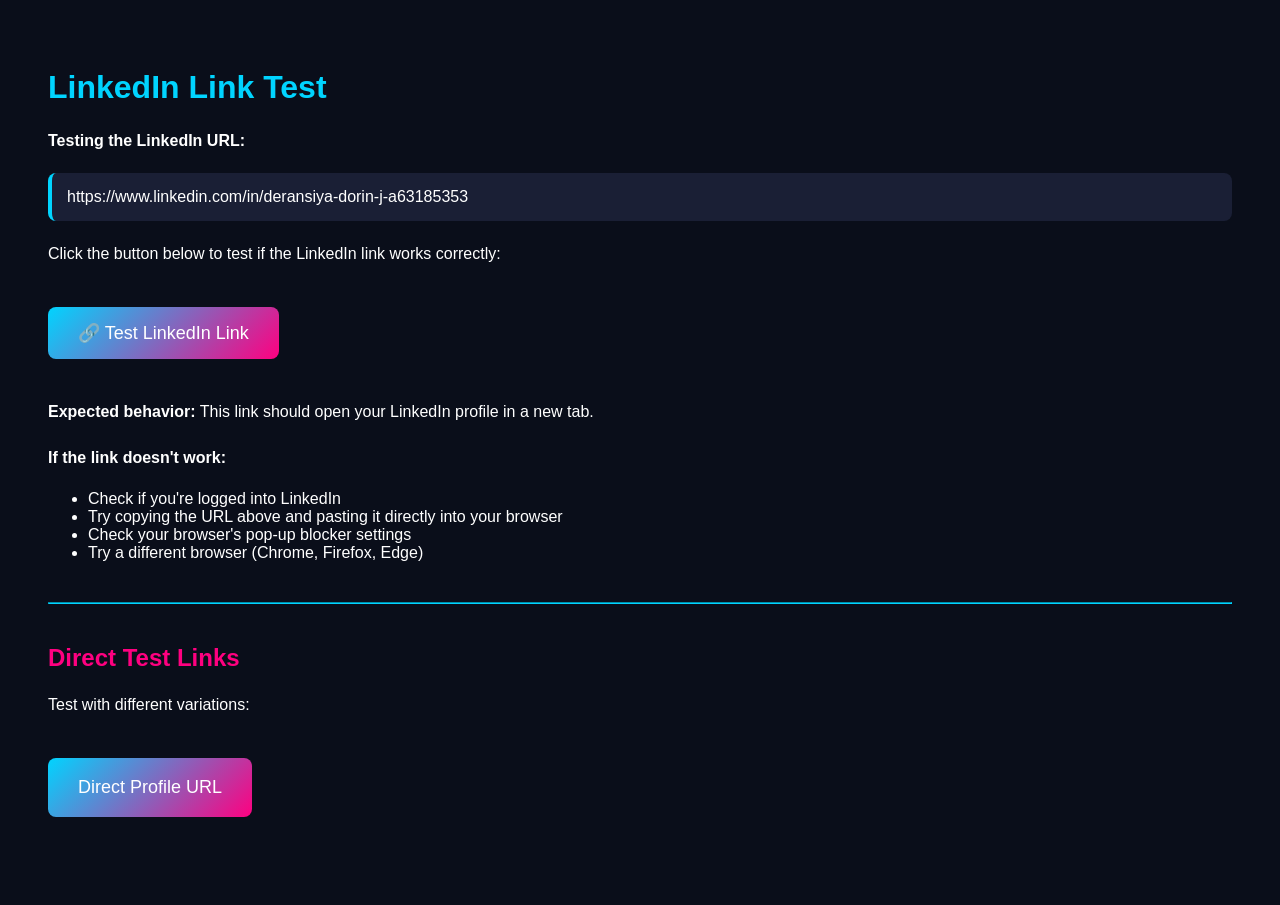
<file: linkedin-test.html>
<!DOCTYPE html>
<html lang="en">

<head>
    <meta charset="UTF-8">
    <meta name="viewport" content="width=device-width, initial-scale=1.0">
    <title>LinkedIn Test</title>
    <style>
        body {
            font-family: Arial, sans-serif;
            padding: 40px;
            background: #0a0e1a;
            color: white;
        }

        .test-link {
            display: inline-block;
            padding: 15px 30px;
            background: linear-gradient(135deg, #00d4ff, #ff0080);
            color: white;
            text-decoration: none;
            border-radius: 8px;
            font-size: 18px;
            margin: 20px 0;
        }

        .test-link:hover {
            opacity: 0.9;
        }

        h1 {
            color: #00d4ff;
        }

        p {
            margin: 20px 0;
            line-height: 1.6;
        }

        .url-display {
            background: #1a1f35;
            padding: 15px;
            border-radius: 8px;
            word-break: break-all;
            margin: 20px 0;
            border-left: 4px solid #00d4ff;
        }
    </style>
</head>

<body>
    <h1>LinkedIn Link Test</h1>

    <p><strong>Testing the LinkedIn URL:</strong></p>

    <div class="url-display">
        https://www.linkedin.com/in/deransiya-dorin-j-a63185353
    </div>

    <p>Click the button below to test if the LinkedIn link works correctly:</p>

    <a href="https://www.linkedin.com/in/deransiya-dorin-j-a63185353"
        target="_blank" rel="noopener noreferrer" class="test-link">
        🔗 Test LinkedIn Link
    </a>

    <p><strong>Expected behavior:</strong> This link should open your LinkedIn profile in a new tab.</p>

    <p><strong>If the link doesn't work:</strong></p>
    <ul>
        <li>Check if you're logged into LinkedIn</li>
        <li>Try copying the URL above and pasting it directly into your browser</li>
        <li>Check your browser's pop-up blocker settings</li>
        <li>Try a different browser (Chrome, Firefox, Edge)</li>
    </ul>

    <hr style="margin: 40px 0; border-color: #00d4ff;">

    <h2 style="color: #ff0080;">Direct Test Links</h2>

    <p>Test with different variations:</p>

    <p>
        <a href="https://www.linkedin.com/in/deransiya-dorin-j-a63185353"
            target="_blank" rel="noopener noreferrer" class="test-link">
            Direct Profile URL
        </a>
    </p>

    <script>
        // Log when links are clicked
        document.querySelectorAll('a').forEach(link => {
            link.addEventListener('click', function (e) {
                console.log('Link clicked:', this.href);
                console.log('Target:', this.target);
                console.log('Full URL:', this.href);
            });
        });
    </script>
</body>

</html>
</file>
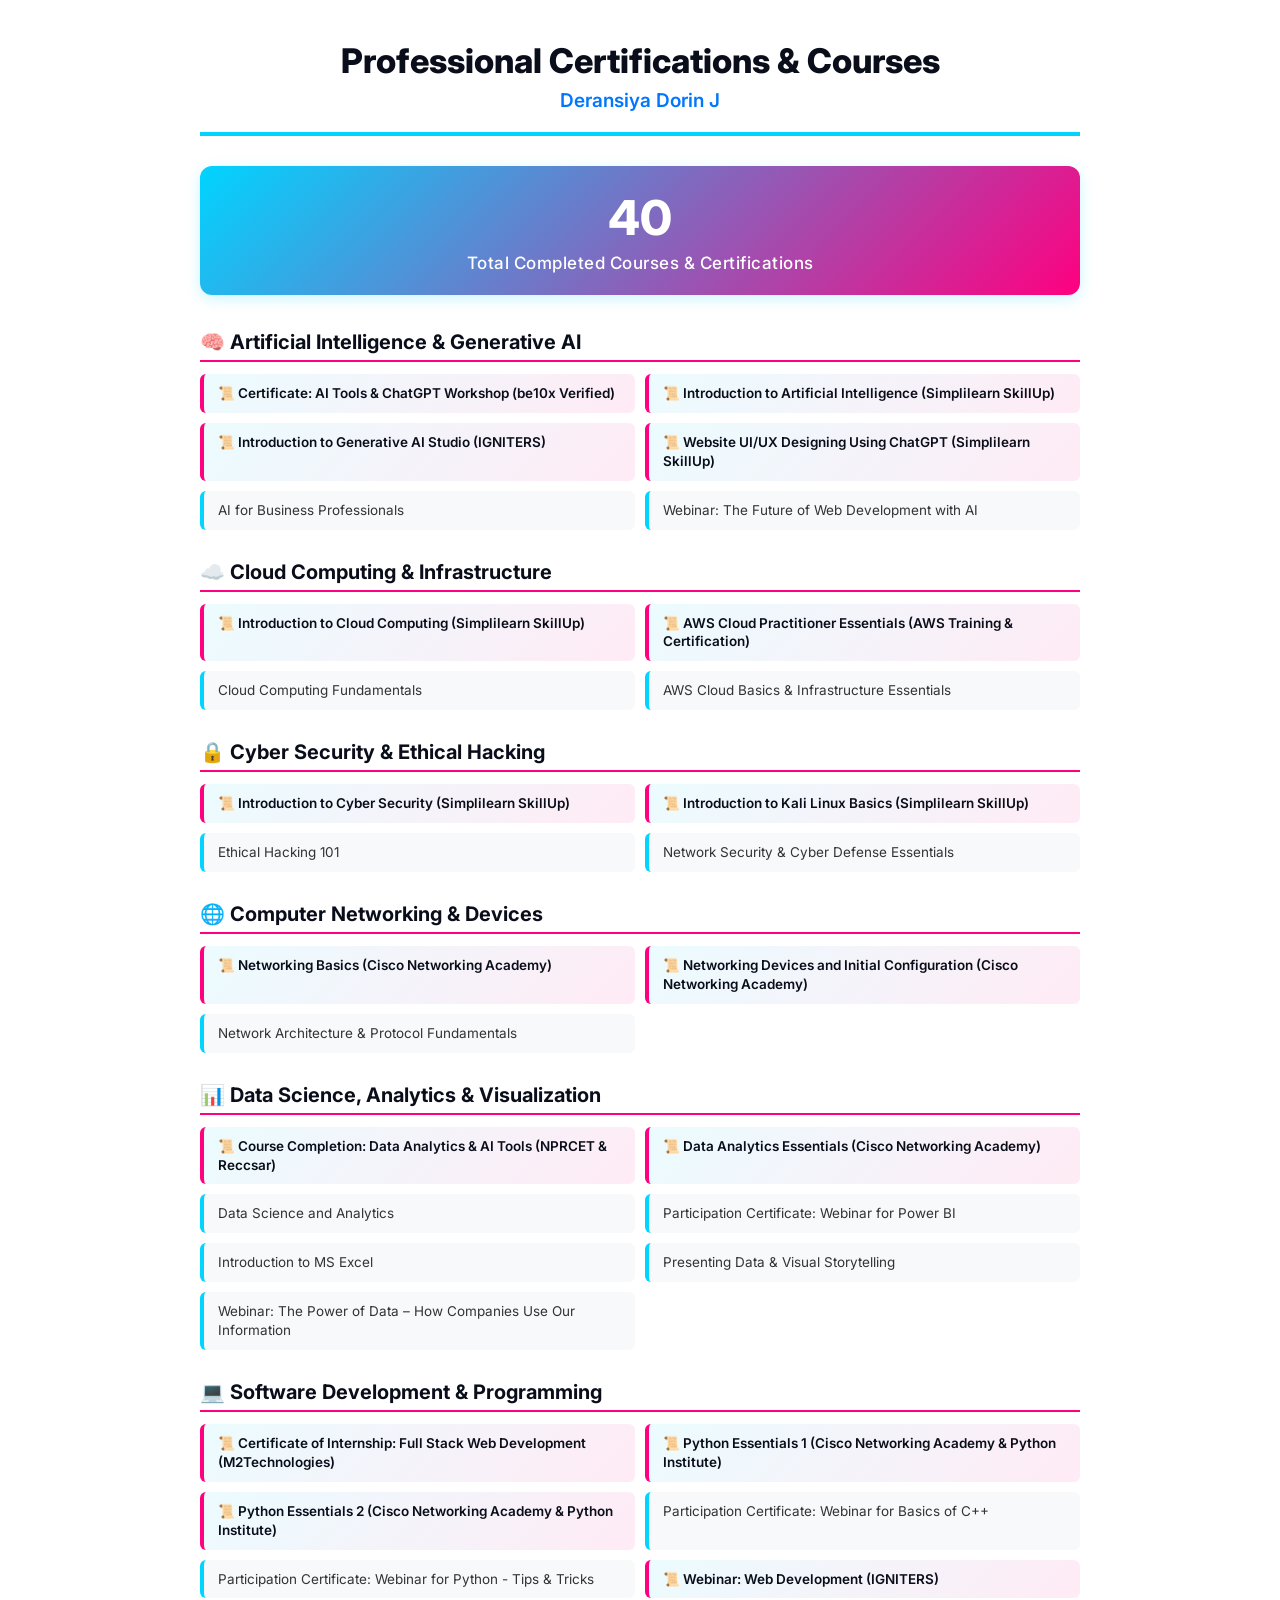
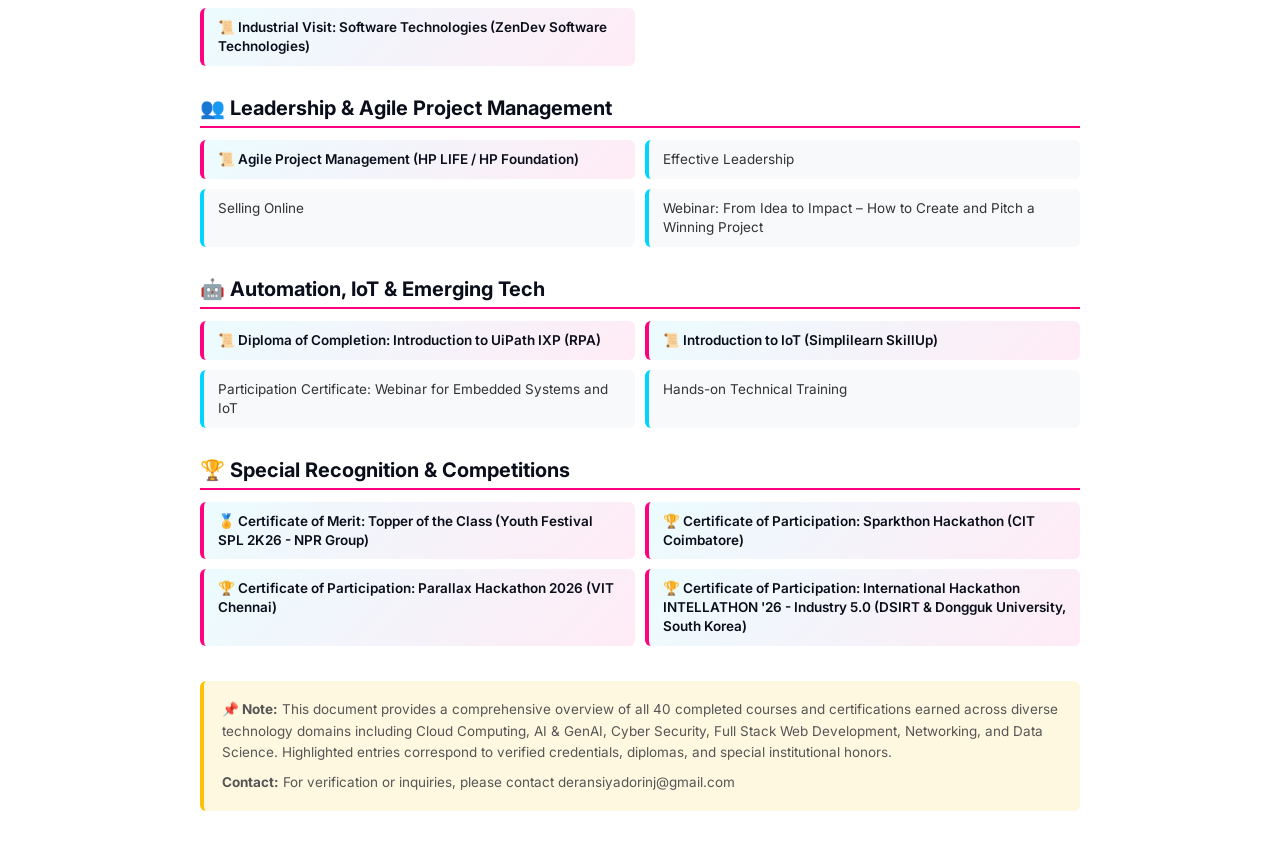
<file: assets/certificates.html>
<!DOCTYPE html>
<html lang="en">

<head>
    <meta charset="UTF-8">
    <meta name="viewport" content="width=device-width, initial-scale=1.0">
    <title>Certifications - Deransiya Dorin J</title>
    <style>
        @import url('https://fonts.googleapis.com/css2?family=Inter:wght@400;500;600;700;800&display=swap');

        * {
            margin: 0;
            padding: 0;
            box-sizing: border-box;
        }

        body {
            font-family: 'Inter', sans-serif;
            background: #ffffff;
            color: #1a1a1a;
            padding: 40px;
            max-width: 960px;
            margin: 0 auto;
        }

        .header {
            text-align: center;
            margin-bottom: 30px;
            padding-bottom: 20px;
            border-bottom: 4px solid #00d4ff;
        }

        .header h1 {
            font-size: 34px;
            color: #0a0e1a;
            margin-bottom: 8px;
            font-weight: 800;
        }

        .header h2 {
            font-size: 19px;
            color: #0077ff;
            font-weight: 600;
        }

        .total-count {
            text-align: center;
            margin: 25px 0 35px 0;
            padding: 22px;
            background: linear-gradient(135deg, #00d4ff 0%, #ff0080 100%);
            color: white;
            border-radius: 12px;
            box-shadow: 0 4px 15px rgba(0, 212, 255, 0.2);
        }

        .total-count h3 {
            font-size: 48px;
            font-weight: 800;
            margin-bottom: 6px;
        }

        .total-count p {
            font-size: 17px;
            font-weight: 500;
            letter-spacing: 0.5px;
        }

        .category {
            margin-bottom: 30px;
        }

        .category-title {
            font-size: 20px;
            font-weight: 700;
            color: #0a0e1a;
            margin-bottom: 12px;
            padding-bottom: 6px;
            border-bottom: 2px solid #ff0080;
            display: flex;
            align-items: center;
            gap: 8px;
        }

        .cert-grid {
            display: grid;
            grid-template-columns: repeat(2, 1fr);
            gap: 10px;
        }

        .cert-item {
            padding: 10px 14px;
            background: #f8f9fa;
            border-left: 4px solid #00d4ff;
            border-radius: 6px;
            font-size: 13.5px;
            color: #333;
            line-height: 1.4;
        }

        .highlight-cert {
            background: linear-gradient(135deg, rgba(0, 212, 255, 0.08) 0%, rgba(255, 0, 128, 0.08) 100%);
            border-left: 4px solid #ff0080;
            font-weight: 600;
            color: #0a0e1a;
        }

        .note {
            margin-top: 35px;
            padding: 18px;
            background: #fff8e1;
            border-left: 4px solid #ffc107;
            border-radius: 6px;
        }

        .note p {
            font-size: 13.5px;
            color: #555;
            line-height: 1.6;
        }

        @media print {
            body {
                padding: 15px;
            }

            .total-count {
                background: #00d4ff;
                -webkit-print-color-adjust: exact;
                print-color-adjust: exact;
            }

            .category {
                page-break-inside: avoid;
            }
        }
    </style>
</head>

<body>
    <div class="header">
        <h1>Professional Certifications &amp; Courses</h1>
        <h2>Deransiya Dorin J</h2>
    </div>

    <div class="total-count">
        <h3>40</h3>
        <p>Total Completed Courses &amp; Certifications</p>
    </div>

    <div class="category">
        <h3 class="category-title">🧠 Artificial Intelligence &amp; Generative AI</h3>
        <div class="cert-grid">
            <div class="cert-item highlight-cert">📜 Certificate: AI Tools &amp; ChatGPT Workshop (be10x Verified)</div>
            <div class="cert-item highlight-cert">📜 Introduction to Artificial Intelligence (Simplilearn SkillUp)</div>
            <div class="cert-item highlight-cert">📜 Introduction to Generative AI Studio (IGNITERS)</div>
            <div class="cert-item highlight-cert">📜 Website UI/UX Designing Using ChatGPT (Simplilearn SkillUp)</div>
            <div class="cert-item">AI for Business Professionals</div>
            <div class="cert-item">Webinar: The Future of Web Development with AI</div>
        </div>
    </div>

    <div class="category">
        <h3 class="category-title">☁️ Cloud Computing &amp; Infrastructure</h3>
        <div class="cert-grid">
            <div class="cert-item highlight-cert">📜 Introduction to Cloud Computing (Simplilearn SkillUp)</div>
            <div class="cert-item highlight-cert">📜 AWS Cloud Practitioner Essentials (AWS Training &amp; Certification)</div>
            <div class="cert-item">Cloud Computing Fundamentals</div>
            <div class="cert-item">AWS Cloud Basics &amp; Infrastructure Essentials</div>
        </div>
    </div>

    <div class="category">
        <h3 class="category-title">🔒 Cyber Security &amp; Ethical Hacking</h3>
        <div class="cert-grid">
            <div class="cert-item highlight-cert">📜 Introduction to Cyber Security (Simplilearn SkillUp)</div>
            <div class="cert-item highlight-cert">📜 Introduction to Kali Linux Basics (Simplilearn SkillUp)</div>
            <div class="cert-item">Ethical Hacking 101</div>
            <div class="cert-item">Network Security &amp; Cyber Defense Essentials</div>
        </div>
    </div>

    <div class="category">
        <h3 class="category-title">🌐 Computer Networking &amp; Devices</h3>
        <div class="cert-grid">
            <div class="cert-item highlight-cert">📜 Networking Basics (Cisco Networking Academy)</div>
            <div class="cert-item highlight-cert">📜 Networking Devices and Initial Configuration (Cisco Networking Academy)</div>
            <div class="cert-item">Network Architecture &amp; Protocol Fundamentals</div>
        </div>
    </div>

    <div class="category">
        <h3 class="category-title">📊 Data Science, Analytics &amp; Visualization</h3>
        <div class="cert-grid">
            <div class="cert-item highlight-cert">📜 Course Completion: Data Analytics &amp; AI Tools (NPRCET &amp; Reccsar)</div>
            <div class="cert-item highlight-cert">📜 Data Analytics Essentials (Cisco Networking Academy)</div>
            <div class="cert-item">Data Science and Analytics</div>
            <div class="cert-item">Participation Certificate: Webinar for Power BI</div>
            <div class="cert-item">Introduction to MS Excel</div>
            <div class="cert-item">Presenting Data &amp; Visual Storytelling</div>
            <div class="cert-item">Webinar: The Power of Data – How Companies Use Our Information</div>
        </div>
    </div>

    <div class="category">
        <h3 class="category-title">💻 Software Development &amp; Programming</h3>
        <div class="cert-grid">
            <div class="cert-item highlight-cert">📜 Certificate of Internship: Full Stack Web Development (M2Technologies)</div>
            <div class="cert-item highlight-cert">📜 Python Essentials 1 (Cisco Networking Academy &amp; Python Institute)</div>
            <div class="cert-item highlight-cert">📜 Python Essentials 2 (Cisco Networking Academy &amp; Python Institute)</div>
            <div class="cert-item">Participation Certificate: Webinar for Basics of C++</div>
            <div class="cert-item">Participation Certificate: Webinar for Python - Tips &amp; Tricks</div>
            <div class="cert-item highlight-cert">📜 Webinar: Web Development (IGNITERS)</div>
            <div class="cert-item highlight-cert">📜 Industrial Visit: Software Technologies (ZenDev Software Technologies)</div>
        </div>
    </div>

    <div class="category">
        <h3 class="category-title">👥 Leadership &amp; Agile Project Management</h3>
        <div class="cert-grid">
            <div class="cert-item highlight-cert">📜 Agile Project Management (HP LIFE / HP Foundation)</div>
            <div class="cert-item">Effective Leadership</div>
            <div class="cert-item">Selling Online</div>
            <div class="cert-item">Webinar: From Idea to Impact – How to Create and Pitch a Winning Project</div>
        </div>
    </div>

    <div class="category">
        <h3 class="category-title">🤖 Automation, IoT &amp; Emerging Tech</h3>
        <div class="cert-grid">
            <div class="cert-item highlight-cert">📜 Diploma of Completion: Introduction to UiPath IXP (RPA)</div>
            <div class="cert-item highlight-cert">📜 Introduction to IoT (Simplilearn SkillUp)</div>
            <div class="cert-item">Participation Certificate: Webinar for Embedded Systems and IoT</div>
            <div class="cert-item">Hands-on Technical Training</div>
        </div>
    </div>

    <div class="category">
        <h3 class="category-title">🏆 Special Recognition &amp; Competitions</h3>
        <div class="cert-grid">
            <div class="cert-item highlight-cert">🏅 Certificate of Merit: Topper of the Class (Youth Festival SPL 2K26 - NPR Group)</div>
            <div class="cert-item highlight-cert">🏆 Certificate of Participation: Sparkthon Hackathon (CIT Coimbatore)</div>
            <div class="cert-item highlight-cert">🏆 Certificate of Participation: Parallax Hackathon 2026 (VIT Chennai)</div>
            <div class="cert-item highlight-cert">🏆 Certificate of Participation: International Hackathon INTELLATHON '26 - Industry 5.0 (DSIRT &amp; Dongguk University, South Korea)</div>
        </div>
    </div>

    <div class="note">
        <p><strong>📌 Note:</strong> This document provides a comprehensive overview of all 40 completed courses and certifications earned
            across diverse technology domains including Cloud Computing, AI &amp; GenAI, Cyber Security, Full Stack Web Development, Networking, and Data Science. Highlighted entries correspond to verified credentials, diplomas, and special institutional honors.</p>
        <p style="margin-top: 8px;"><strong>Contact:</strong> For verification or inquiries, please contact deransiyadorinj@gmail.com</p>
    </div>
</body>

</html>
</file>
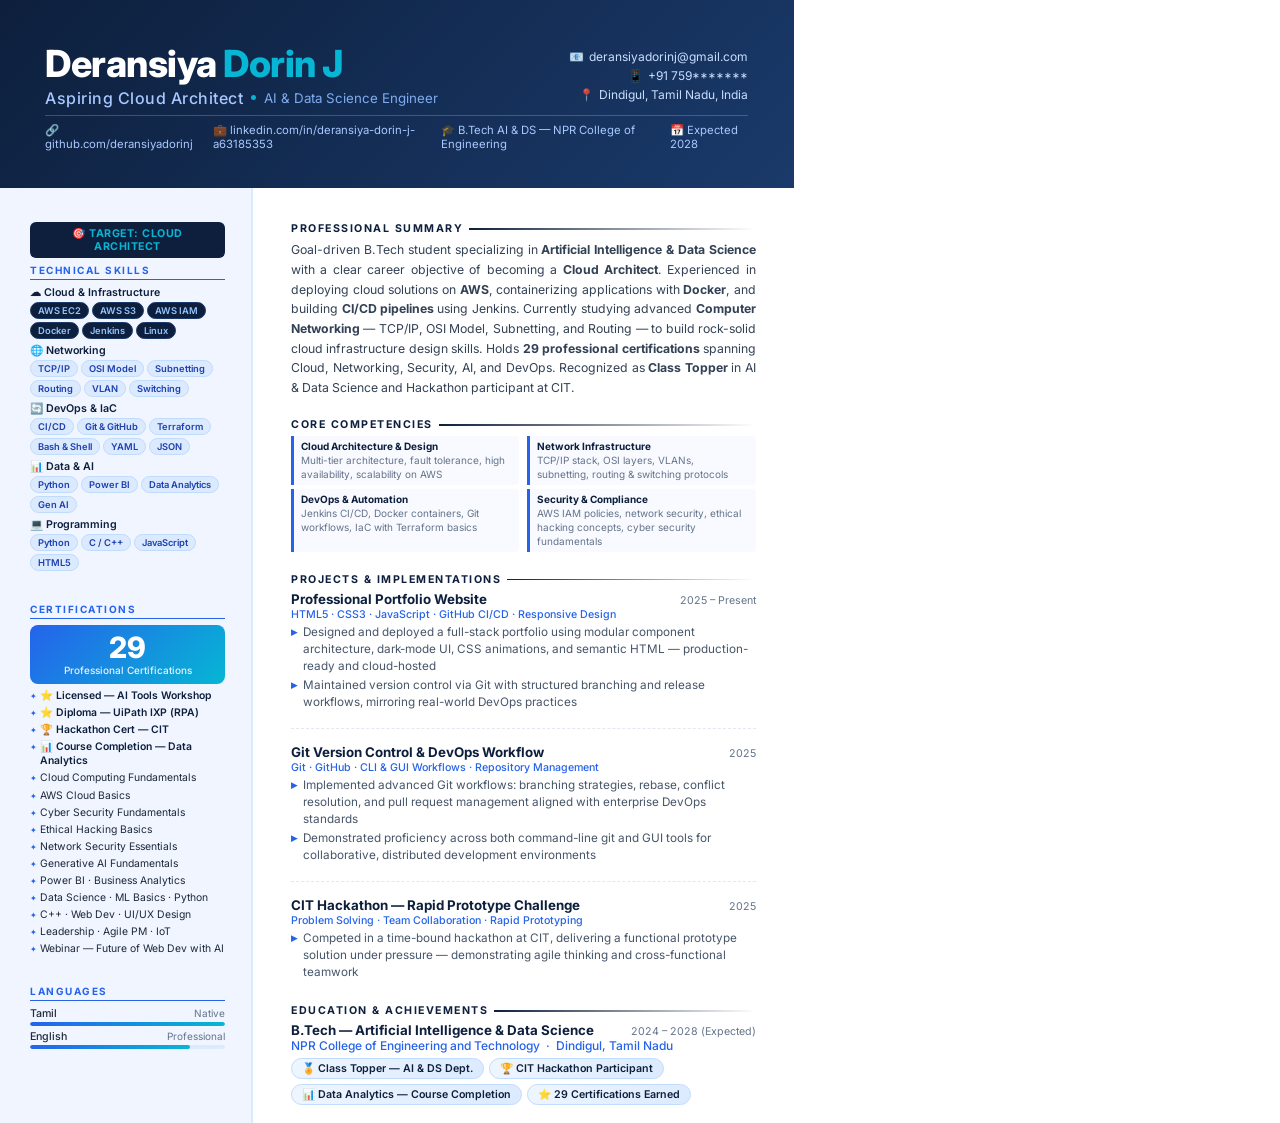
<file: assets/resume.html>
<!DOCTYPE html>
<html lang="en">
<head>
<meta charset="UTF-8">
<meta name="viewport" content="width=device-width, initial-scale=1.0">
<title>Deransiya Dorin J – Cloud Architect</title>
<style>
  @import url('https://fonts.googleapis.com/css2?family=Inter:wght@300;400;500;600;700;800&display=swap');

  * { margin:0; padding:0; box-sizing:border-box; }

  :root {
    --navy:   #0d1f3c;
    --blue:   #1a3a6b;
    --accent: #2563eb;
    --cyan:   #06b6d4;
    --light:  #e8f0fe;
    --text:   #1e293b;
    --muted:  #64748b;
    --white:  #ffffff;
    --sidebar-w: 67mm;
  }

  html, body {
    width: 210mm;
    height: 297mm;
    overflow: hidden;
    font-family: 'Inter', 'Segoe UI', Arial, sans-serif;
    background: white;
    color: var(--text);
    -webkit-print-color-adjust: exact;
    print-color-adjust: exact;
  }

  /* ─── PAGE SHELL ─── */
  .resume {
    width: 210mm;
    height: 297mm;
    display: flex;
    flex-direction: column;
    overflow: hidden;
  }

  /* ═══════════════ HEADER ═══════════════ */
  .header {
    background: linear-gradient(135deg, var(--navy) 0%, var(--blue) 100%);
    color: var(--white);
    padding: 12mm 12mm 10mm 12mm;
    flex-shrink: 0;
  }

  .header-top {
    display: flex;
    justify-content: space-between;
    align-items: flex-start;
    margin-bottom: 7px;
  }

  .name {
    font-size: 28pt;
    font-weight: 800;
    letter-spacing: -0.5px;
    line-height: 1;
    color: #ffffff;
  }

  .name span {
    color: var(--cyan);
  }

  .role-badge {
    margin-top: 5px;
    display: inline-flex;
    align-items: center;
    gap: 8px;
  }

  .role {
    font-size: 12pt;
    font-weight: 500;
    color: #a8c8ff;
    letter-spacing: 0.5px;
  }

  .role-dot {
    width: 5px; height: 5px;
    background: var(--cyan);
    border-radius: 50%;
  }

  .role-sub {
    font-size: 10pt;
    color: #7facef;
  }

  .header-contact {
    text-align: right;
    display: flex;
    flex-direction: column;
    gap: 4px;
    padding-top: 4px;
  }

  .contact-item {
    font-size: 9pt;
    color: #c8deff;
    display: flex;
    align-items: center;
    justify-content: flex-end;
    gap: 5px;
  }

  .contact-item .icon {
    font-size: 9pt;
    opacity: 0.85;
  }

  /* Header divider */
  .header-divider {
    border: none;
    border-top: 1px solid rgba(255,255,255,0.2);
    margin: 7px 0;
  }

  .header-bottom {
    display: flex;
    gap: 20px;
    font-size: 8.5pt;
    color: #a8c8ff;
  }

  .header-bottom span {
    display: flex;
    align-items: center;
    gap: 4px;
  }

  /* ═══════════════ BODY (Sidebar + Main) ═══════════════ */
  .body {
    display: flex;
    flex: 1;
    min-height: 0;
    overflow: hidden;
  }

  /* ─── SIDEBAR ─── */
  .sidebar {
    width: var(--sidebar-w);
    min-width: var(--sidebar-w);
    background: #f0f5ff;
    padding: 9mm 7mm 7mm 8mm;
    border-right: 2.5px solid #dbeafe;
    overflow: hidden;
    display: flex;
    flex-direction: column;
    gap: 0;
  }

  .s-section {
    margin-bottom: 7mm;
  }

  .s-title {
    font-size: 7.5pt;
    font-weight: 700;
    text-transform: uppercase;
    letter-spacing: 1.5px;
    color: var(--accent);
    border-bottom: 1.5px solid var(--accent);
    padding-bottom: 3px;
    margin-bottom: 6px;
  }

  /* Skill group in sidebar */
  .skill-group {
    margin-bottom: 5px;
  }

  .skill-group-label {
    font-size: 8pt;
    font-weight: 600;
    color: var(--navy);
    margin-bottom: 3px;
  }

  .tags {
    display: flex;
    flex-wrap: wrap;
    gap: 3px;
  }

  .tag {
    background: #dbeafe;
    color: #1e40af;
    font-size: 7pt;
    font-weight: 600;
    padding: 2px 7px;
    border-radius: 10px;
    border: 1px solid #bfdbfe;
  }

  .tag.dark {
    background: var(--navy);
    color: #93c5fd;
    border-color: var(--blue);
  }

  /* Cert count badge */
  .cert-badge {
    background: linear-gradient(135deg, var(--accent), var(--cyan));
    color: white;
    text-align: center;
    border-radius: 8px;
    padding: 8px 6px;
    margin-bottom: 5px;
  }

  .cert-num {
    font-size: 22pt;
    font-weight: 800;
    line-height: 1;
  }

  .cert-label {
    font-size: 7.5pt;
    font-weight: 500;
    opacity: 0.9;
    margin-top: 2px;
  }

  .cert-li {
    font-size: 7.8pt;
    color: var(--text);
    padding-left: 10px;
    position: relative;
    margin-bottom: 3px;
    line-height: 1.35;
  }

  .cert-li::before {
    content: '✦';
    position: absolute;
    left: 0;
    color: var(--accent);
    font-size: 6pt;
    top: 2px;
  }

  .cert-li strong {
    color: var(--navy);
    font-weight: 600;
  }

  /* Language bar */
  .lang-item {
    margin-bottom: 4px;
  }

  .lang-name {
    display: flex;
    justify-content: space-between;
    font-size: 8pt;
    color: var(--text);
    margin-bottom: 2px;
    font-weight: 500;
  }

  .lang-level {
    font-size: 7.5pt;
    color: var(--muted);
    font-weight: 400;
  }

  .lang-bar {
    height: 4px;
    background: #dbeafe;
    border-radius: 2px;
    overflow: hidden;
  }

  .lang-fill {
    height: 100%;
    background: linear-gradient(90deg, var(--accent), var(--cyan));
    border-radius: 2px;
  }

  /* Target role */
  .target-chip {
    background: var(--navy);
    color: var(--cyan);
    font-size: 8pt;
    font-weight: 700;
    padding: 5px 8px;
    border-radius: 6px;
    text-align: center;
    letter-spacing: 0.5px;
    margin-bottom: 6px;
  }

  /* ─── MAIN CONTENT ─── */
  .main {
    flex: 1;
    padding: 9mm 10mm 7mm 10mm;
    overflow: hidden;
    display: flex;
    flex-direction: column;
    gap: 0;
  }

  .m-section {
    margin-bottom: 5.5mm;
  }

  .m-title {
    font-size: 8pt;
    font-weight: 700;
    text-transform: uppercase;
    letter-spacing: 1.5px;
    color: var(--navy);
    display: flex;
    align-items: center;
    gap: 6px;
    margin-bottom: 5px;
  }

  .m-title::after {
    content: '';
    flex: 1;
    height: 1.5px;
    background: linear-gradient(90deg, var(--navy), transparent);
  }

  /* Summary */
  .summary {
    font-size: 9.2pt;
    color: #334155;
    line-height: 1.6;
    text-align: justify;
  }

  /* Competency table */
  .comp-grid {
    display: grid;
    grid-template-columns: 1fr 1fr;
    gap: 4px 8px;
  }

  .comp-item {
    background: #f8faff;
    border-left: 3px solid var(--accent);
    padding: 4px 7px;
    border-radius: 0 4px 4px 0;
  }

  .comp-cat {
    font-size: 7.5pt;
    font-weight: 700;
    color: var(--navy);
    margin-bottom: 1px;
  }

  .comp-skills {
    font-size: 7.5pt;
    color: var(--muted);
    line-height: 1.4;
  }

  /* Project items */
  .proj-item {
    margin-bottom: 4mm;
    padding-bottom: 4mm;
    border-bottom: 1px dashed #e2e8f0;
  }

  .proj-item:last-child {
    border-bottom: none;
    margin-bottom: 0;
    padding-bottom: 0;
  }

  .proj-header {
    display: flex;
    justify-content: space-between;
    align-items: baseline;
    margin-bottom: 1px;
  }

  .proj-title {
    font-size: 10pt;
    font-weight: 700;
    color: var(--navy);
  }

  .proj-date {
    font-size: 8pt;
    color: var(--muted);
    font-weight: 400;
    white-space: nowrap;
  }

  .proj-tech {
    font-size: 8pt;
    color: var(--accent);
    font-weight: 500;
    margin-bottom: 3px;
  }

  .proj-bullets {
    list-style: none;
    padding: 0;
  }

  .proj-bullets li {
    font-size: 8.8pt;
    color: #475569;
    padding-left: 12px;
    position: relative;
    margin-bottom: 2px;
    line-height: 1.45;
  }

  .proj-bullets li::before {
    content: '▸';
    position: absolute;
    left: 0;
    color: var(--accent);
    font-weight: 700;
  }

  /* Education */
  .edu-header {
    display: flex;
    justify-content: space-between;
    align-items: baseline;
  }

  .edu-degree {
    font-size: 10pt;
    font-weight: 700;
    color: var(--navy);
  }

  .edu-date {
    font-size: 8pt;
    color: var(--muted);
  }

  .edu-school {
    font-size: 9pt;
    color: var(--accent);
    font-weight: 500;
  }

  .edu-detail {
    font-size: 8.5pt;
    color: var(--muted);
    margin-top: 2px;
  }

  .achieve-row {
    display: flex;
    flex-wrap: wrap;
    gap: 5px;
    margin-top: 5px;
  }

  .achieve-chip {
    background: linear-gradient(135deg, #eff6ff, #dbeafe);
    border: 1px solid #bfdbfe;
    color: var(--navy);
    font-size: 8pt;
    font-weight: 600;
    padding: 3px 10px;
    border-radius: 20px;
    display: flex;
    align-items: center;
    gap: 4px;
  }

  @media print {
    html, body {
      width: 210mm;
      height: 297mm;
    }
    .resume {
      width: 210mm;
      height: 297mm;
    }
    @page {
      size: A4;
      margin: 0;
    }
  }
</style>
</head>
<body>
<div class="resume">

  <!-- ══ HEADER ══ -->
  <div class="header">
    <div class="header-top">
      <div>
        <div class="name">Deransiya <span>Dorin J</span></div>
        <div class="role-badge">
          <span class="role">Aspiring Cloud Architect</span>
          <span class="role-dot"></span>
          <span class="role-sub">AI &amp; Data Science Engineer</span>
        </div>
      </div>
      <div class="header-contact">
        <div class="contact-item"><span class="icon">📧</span> deransiyadorinj@gmail.com</div>
        <div class="contact-item"><span class="icon">📱</span> +91 759*******</div>
        <div class="contact-item"><span class="icon">📍</span> Dindigul, Tamil Nadu, India</div>
      </div>
    </div>
    <hr class="header-divider">
    <div class="header-bottom">
      <span>🔗 github.com/deransiyadorinj</span>
      <span>💼 linkedin.com/in/deransiya-dorin-j-a63185353</span>
      <span>🎓 B.Tech AI &amp; DS — NPR College of Engineering</span>
      <span>📅 Expected 2028</span>
    </div>
  </div>

  <!-- ══ BODY ══ -->
  <div class="body">

    <!-- ── SIDEBAR ── -->
    <div class="sidebar">

      <div class="target-chip">🎯 TARGET: CLOUD ARCHITECT</div>

      <!-- Skills -->
      <div class="s-section">
        <div class="s-title">Technical Skills</div>

        <div class="skill-group">
          <div class="skill-group-label">☁ Cloud &amp; Infrastructure</div>
          <div class="tags">
            <span class="tag dark">AWS EC2</span>
            <span class="tag dark">AWS S3</span>
            <span class="tag dark">AWS IAM</span>
            <span class="tag dark">Docker</span>
            <span class="tag dark">Jenkins</span>
            <span class="tag dark">Linux</span>
          </div>
        </div>

        <div class="skill-group">
          <div class="skill-group-label">🌐 Networking</div>
          <div class="tags">
            <span class="tag">TCP/IP</span>
            <span class="tag">OSI Model</span>
            <span class="tag">Subnetting</span>
            <span class="tag">Routing</span>
            <span class="tag">VLAN</span>
            <span class="tag">Switching</span>
          </div>
        </div>

        <div class="skill-group">
          <div class="skill-group-label">🔄 DevOps &amp; IaC</div>
          <div class="tags">
            <span class="tag">CI/CD</span>
            <span class="tag">Git &amp; GitHub</span>
            <span class="tag">Terraform</span>
            <span class="tag">Bash &amp; Shell</span>
            <span class="tag">YAML</span>
            <span class="tag">JSON</span>
          </div>
        </div>

        <div class="skill-group">
          <div class="skill-group-label">📊 Data &amp; AI</div>
          <div class="tags">
            <span class="tag">Python</span>
            <span class="tag">Power BI</span>
            <span class="tag">Data Analytics</span>
            <span class="tag">Gen AI</span>
          </div>
        </div>

        <div class="skill-group">
          <div class="skill-group-label">💻 Programming</div>
          <div class="tags">
            <span class="tag">Python</span>
            <span class="tag">C / C++</span>
            <span class="tag">JavaScript</span>
            <span class="tag">HTML5</span>
          </div>
        </div>
      </div>

      <!-- Certifications -->
      <div class="s-section">
        <div class="s-title">Certifications</div>
        <div class="cert-badge">
          <div class="cert-num">29</div>
          <div class="cert-label">Professional Certifications</div>
        </div>

        <div class="cert-li"><strong>⭐ Licensed — AI Tools Workshop</strong></div>
        <div class="cert-li"><strong>⭐ Diploma — UiPath IXP (RPA)</strong></div>
        <div class="cert-li"><strong>🏆 Hackathon Cert — CIT</strong></div>
        <div class="cert-li"><strong>📊 Course Completion — Data Analytics</strong></div>
        <div class="cert-li">Cloud Computing Fundamentals</div>
        <div class="cert-li">AWS Cloud Basics</div>
        <div class="cert-li">Cyber Security Fundamentals</div>
        <div class="cert-li">Ethical Hacking Basics</div>
        <div class="cert-li">Network Security Essentials</div>
        <div class="cert-li">Generative AI Fundamentals</div>
        <div class="cert-li">Power BI · Business Analytics</div>
        <div class="cert-li">Data Science · ML Basics · Python</div>
        <div class="cert-li">C++ · Web Dev · UI/UX Design</div>
        <div class="cert-li">Leadership · Agile PM · IoT</div>
        <div class="cert-li">Webinar — Future of Web Dev with AI</div>
      </div>

      <!-- Languages -->
      <div class="s-section">
        <div class="s-title">Languages</div>
        <div class="lang-item">
          <div class="lang-name">Tamil <span class="lang-level">Native</span></div>
          <div class="lang-bar"><div class="lang-fill" style="width:100%"></div></div>
        </div>
        <div class="lang-item">
          <div class="lang-name">English <span class="lang-level">Professional</span></div>
          <div class="lang-bar"><div class="lang-fill" style="width:82%"></div></div>
        </div>
      </div>

    </div><!-- end sidebar -->

    <!-- ── MAIN ── -->
    <div class="main">

      <!-- Professional Summary -->
      <div class="m-section">
        <div class="m-title">Professional Summary</div>
        <p class="summary">
          Goal-driven B.Tech student specializing in <strong>Artificial Intelligence &amp; Data Science</strong> with a clear career objective of becoming a <strong>Cloud Architect</strong>. Experienced in deploying cloud solutions on <strong>AWS</strong>, containerizing applications with <strong>Docker</strong>, and building <strong>CI/CD pipelines</strong> using Jenkins. Currently studying advanced <strong>Computer Networking</strong> — TCP/IP, OSI Model, Subnetting, and Routing — to build rock-solid cloud infrastructure design skills. Holds <strong>29 professional certifications</strong> spanning Cloud, Networking, Security, AI, and DevOps. Recognized as <strong>Class Topper</strong> in AI &amp; Data Science and Hackathon participant at CIT.
        </p>
      </div>

      <!-- Core Competencies -->
      <div class="m-section">
        <div class="m-title">Core Competencies</div>
        <div class="comp-grid">
          <div class="comp-item">
            <div class="comp-cat">Cloud Architecture &amp; Design</div>
            <div class="comp-skills">Multi-tier architecture, fault tolerance, high availability, scalability on AWS</div>
          </div>
          <div class="comp-item">
            <div class="comp-cat">Network Infrastructure</div>
            <div class="comp-skills">TCP/IP stack, OSI layers, VLANs, subnetting, routing &amp; switching protocols</div>
          </div>
          <div class="comp-item">
            <div class="comp-cat">DevOps &amp; Automation</div>
            <div class="comp-skills">Jenkins CI/CD, Docker containers, Git workflows, IaC with Terraform basics</div>
          </div>
          <div class="comp-item">
            <div class="comp-cat">Security &amp; Compliance</div>
            <div class="comp-skills">AWS IAM policies, network security, ethical hacking concepts, cyber security fundamentals</div>
          </div>
        </div>
      </div>

      <!-- Projects -->
      <div class="m-section">
        <div class="m-title">Projects &amp; Implementations</div>

        <div class="proj-item">
          <div class="proj-header">
            <div class="proj-title">Professional Portfolio Website</div>
            <div class="proj-date">2025 – Present</div>
          </div>
          <div class="proj-tech">HTML5 · CSS3 · JavaScript · GitHub CI/CD · Responsive Design</div>
          <ul class="proj-bullets">
            <li>Designed and deployed a full-stack portfolio using modular component architecture, dark-mode UI, CSS animations, and semantic HTML — production-ready and cloud-hosted</li>
            <li>Maintained version control via Git with structured branching and release workflows, mirroring real-world DevOps practices</li>
          </ul>
        </div>

        <div class="proj-item">
          <div class="proj-header">
            <div class="proj-title">Git Version Control &amp; DevOps Workflow</div>
            <div class="proj-date">2025</div>
          </div>
          <div class="proj-tech">Git · GitHub · CLI &amp; GUI Workflows · Repository Management</div>
          <ul class="proj-bullets">
            <li>Implemented advanced Git workflows: branching strategies, rebase, conflict resolution, and pull request management aligned with enterprise DevOps standards</li>
            <li>Demonstrated proficiency across both command-line git and GUI tools for collaborative, distributed development environments</li>
          </ul>
        </div>

        <div class="proj-item">
          <div class="proj-header">
            <div class="proj-title">CIT Hackathon — Rapid Prototype Challenge</div>
            <div class="proj-date">2025</div>
          </div>
          <div class="proj-tech">Problem Solving · Team Collaboration · Rapid Prototyping</div>
          <ul class="proj-bullets">
            <li>Competed in a time-bound hackathon at CIT, delivering a functional prototype solution under pressure — demonstrating agile thinking and cross-functional teamwork</li>
          </ul>
        </div>
      </div>

      <!-- Education + Achievements -->
      <div class="m-section">
        <div class="m-title">Education &amp; Achievements</div>
        <div class="edu-header">
          <div class="edu-degree">B.Tech — Artificial Intelligence &amp; Data Science</div>
          <div class="edu-date">2024 – 2028 (Expected)</div>
        </div>
        <div class="edu-school">NPR College of Engineering and Technology &nbsp;·&nbsp; Dindigul, Tamil Nadu</div>
        <div class="achieve-row">
          <span class="achieve-chip">🏅 Class Topper — AI &amp; DS Dept.</span>
          <span class="achieve-chip">🏆 CIT Hackathon Participant</span>
          <span class="achieve-chip">📊 Data Analytics — Course Completion</span>
          <span class="achieve-chip">⭐ 29 Certifications Earned</span>
        </div>
      </div>

    </div><!-- end main -->
  </div><!-- end body -->
</div><!-- end resume -->
</body>
</html>
</file>
